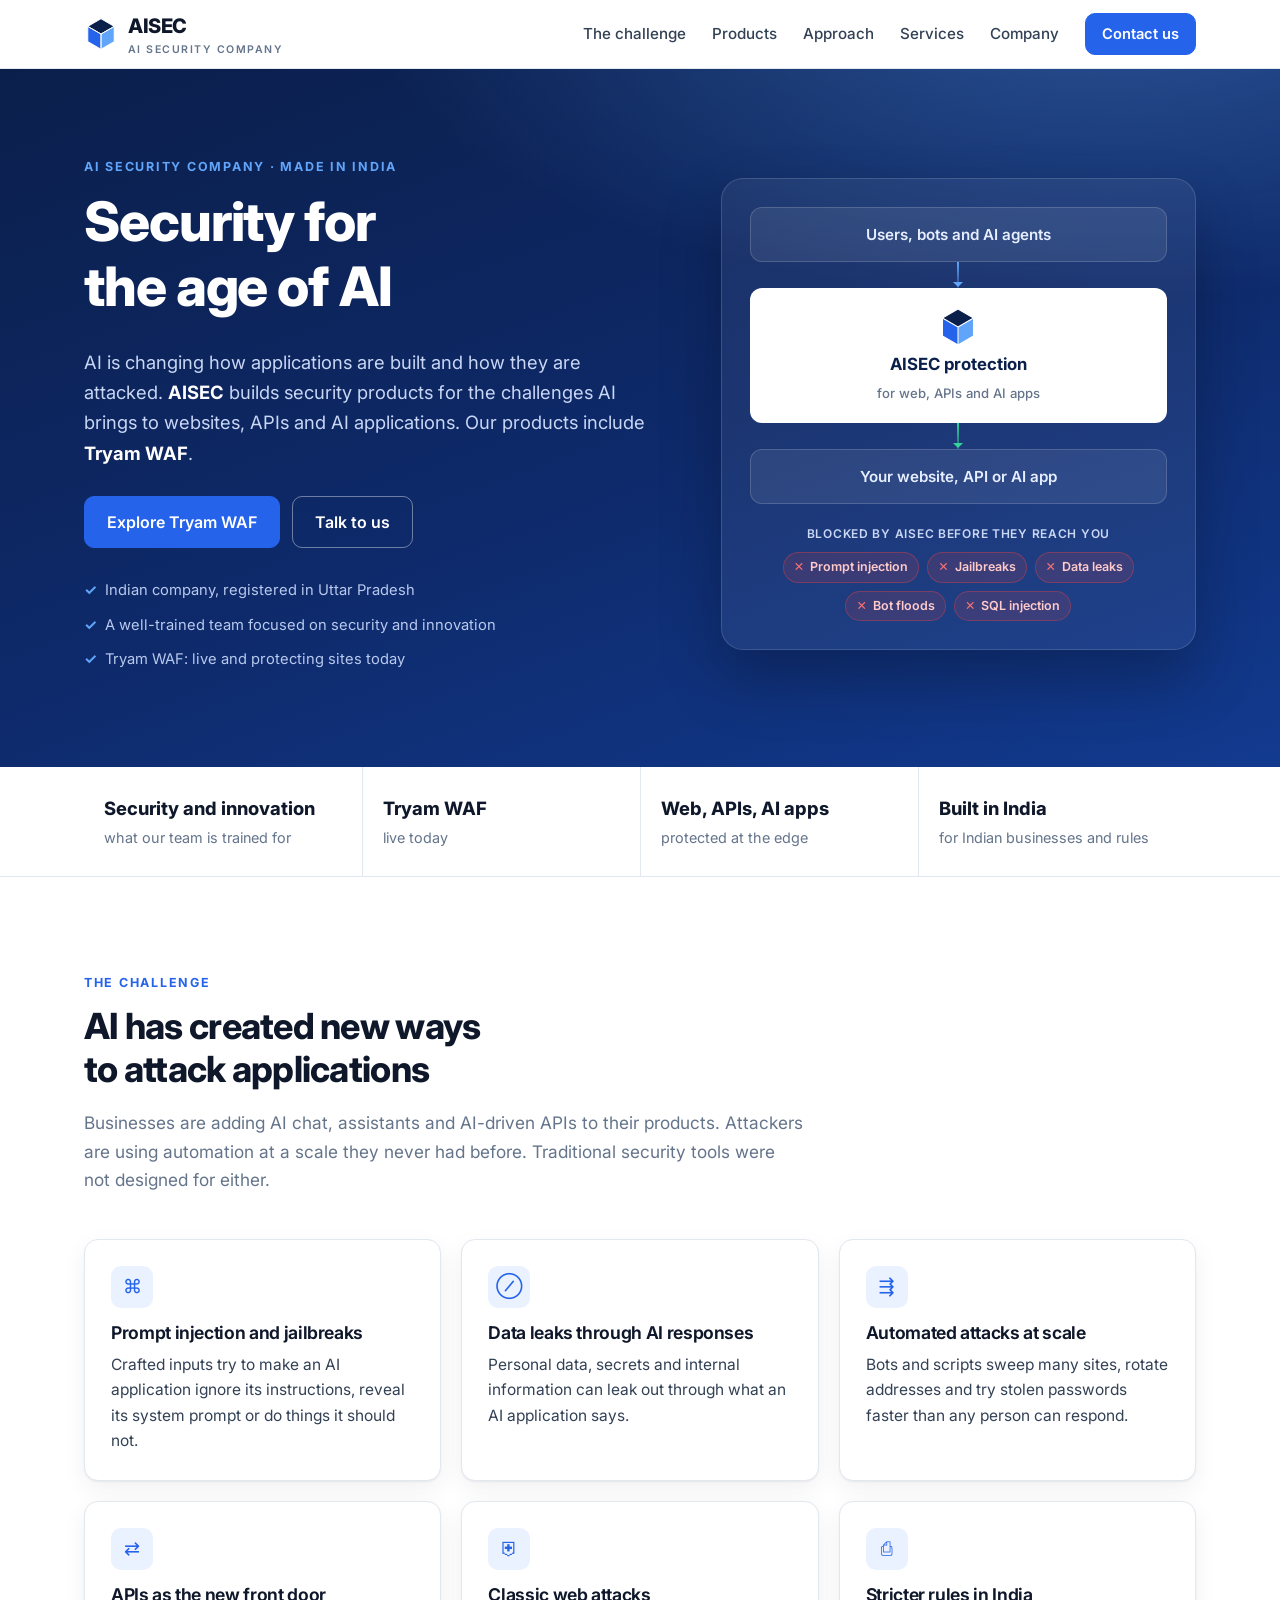
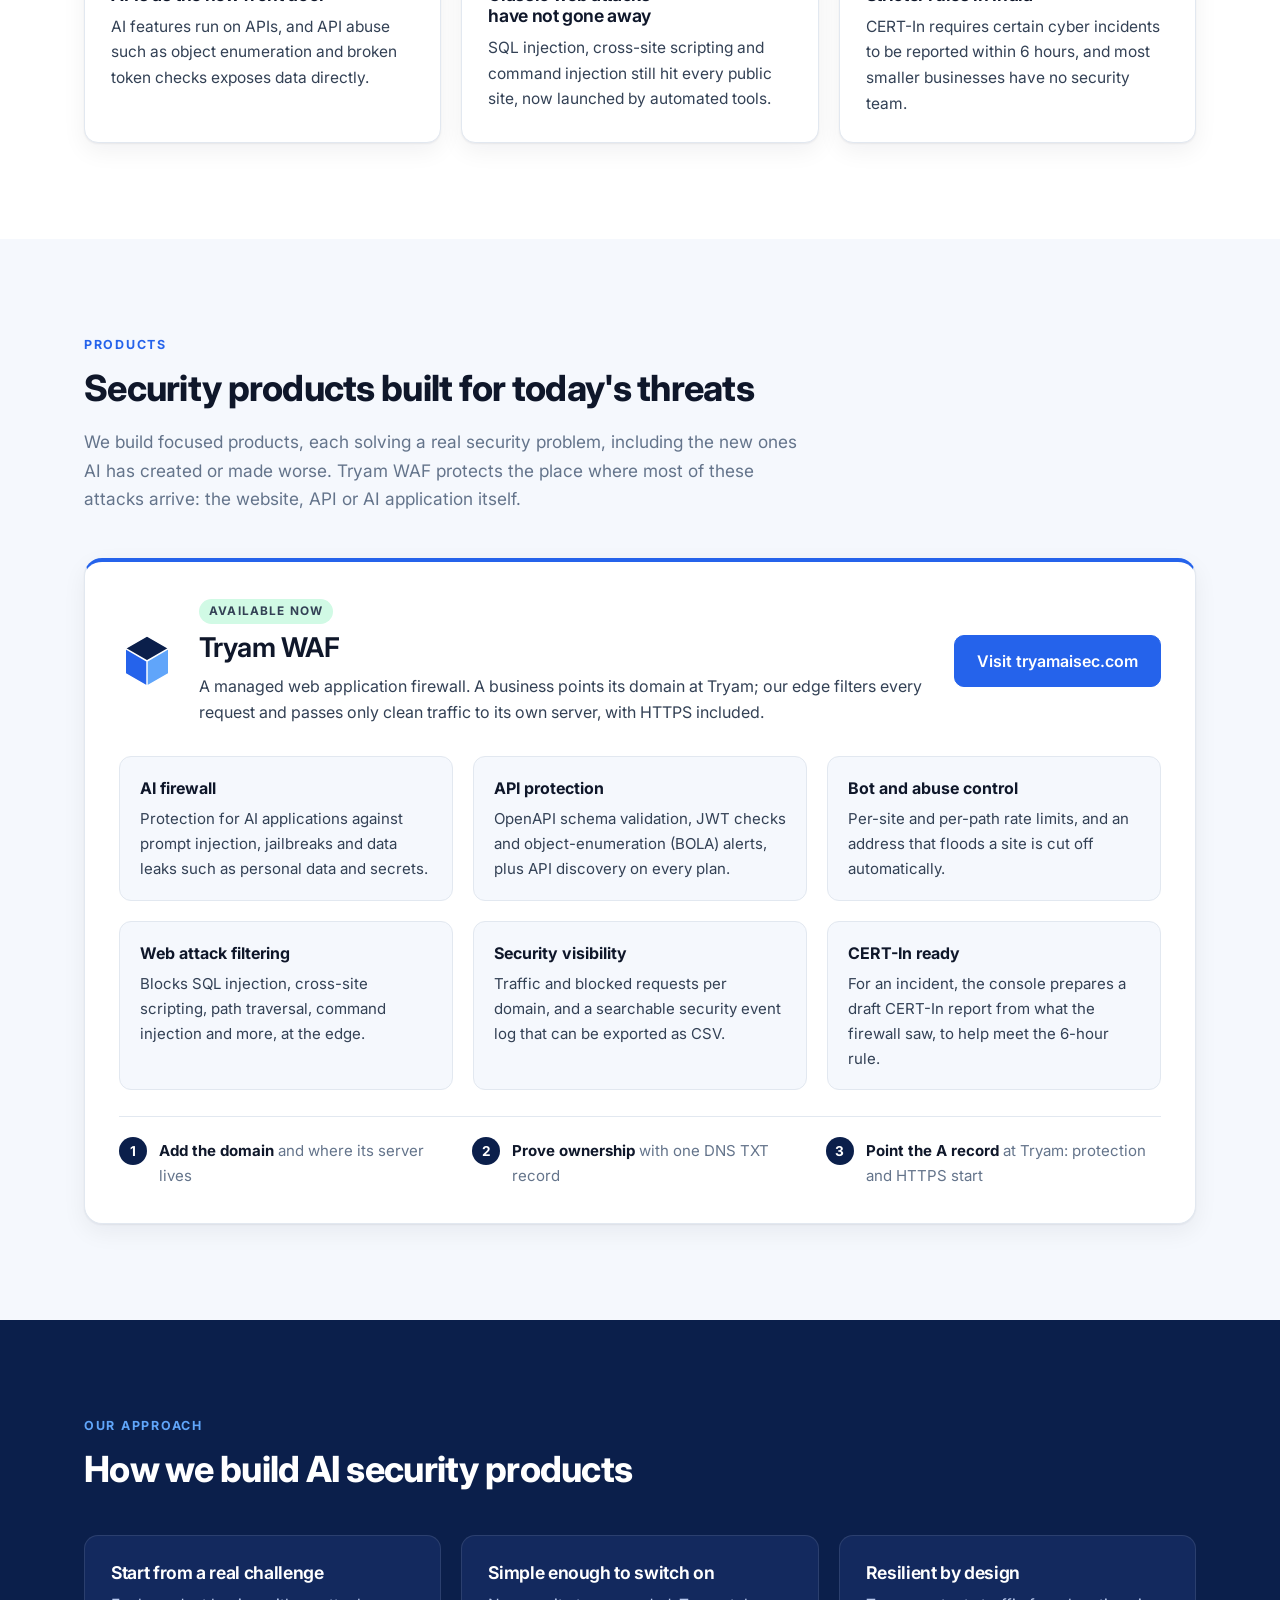
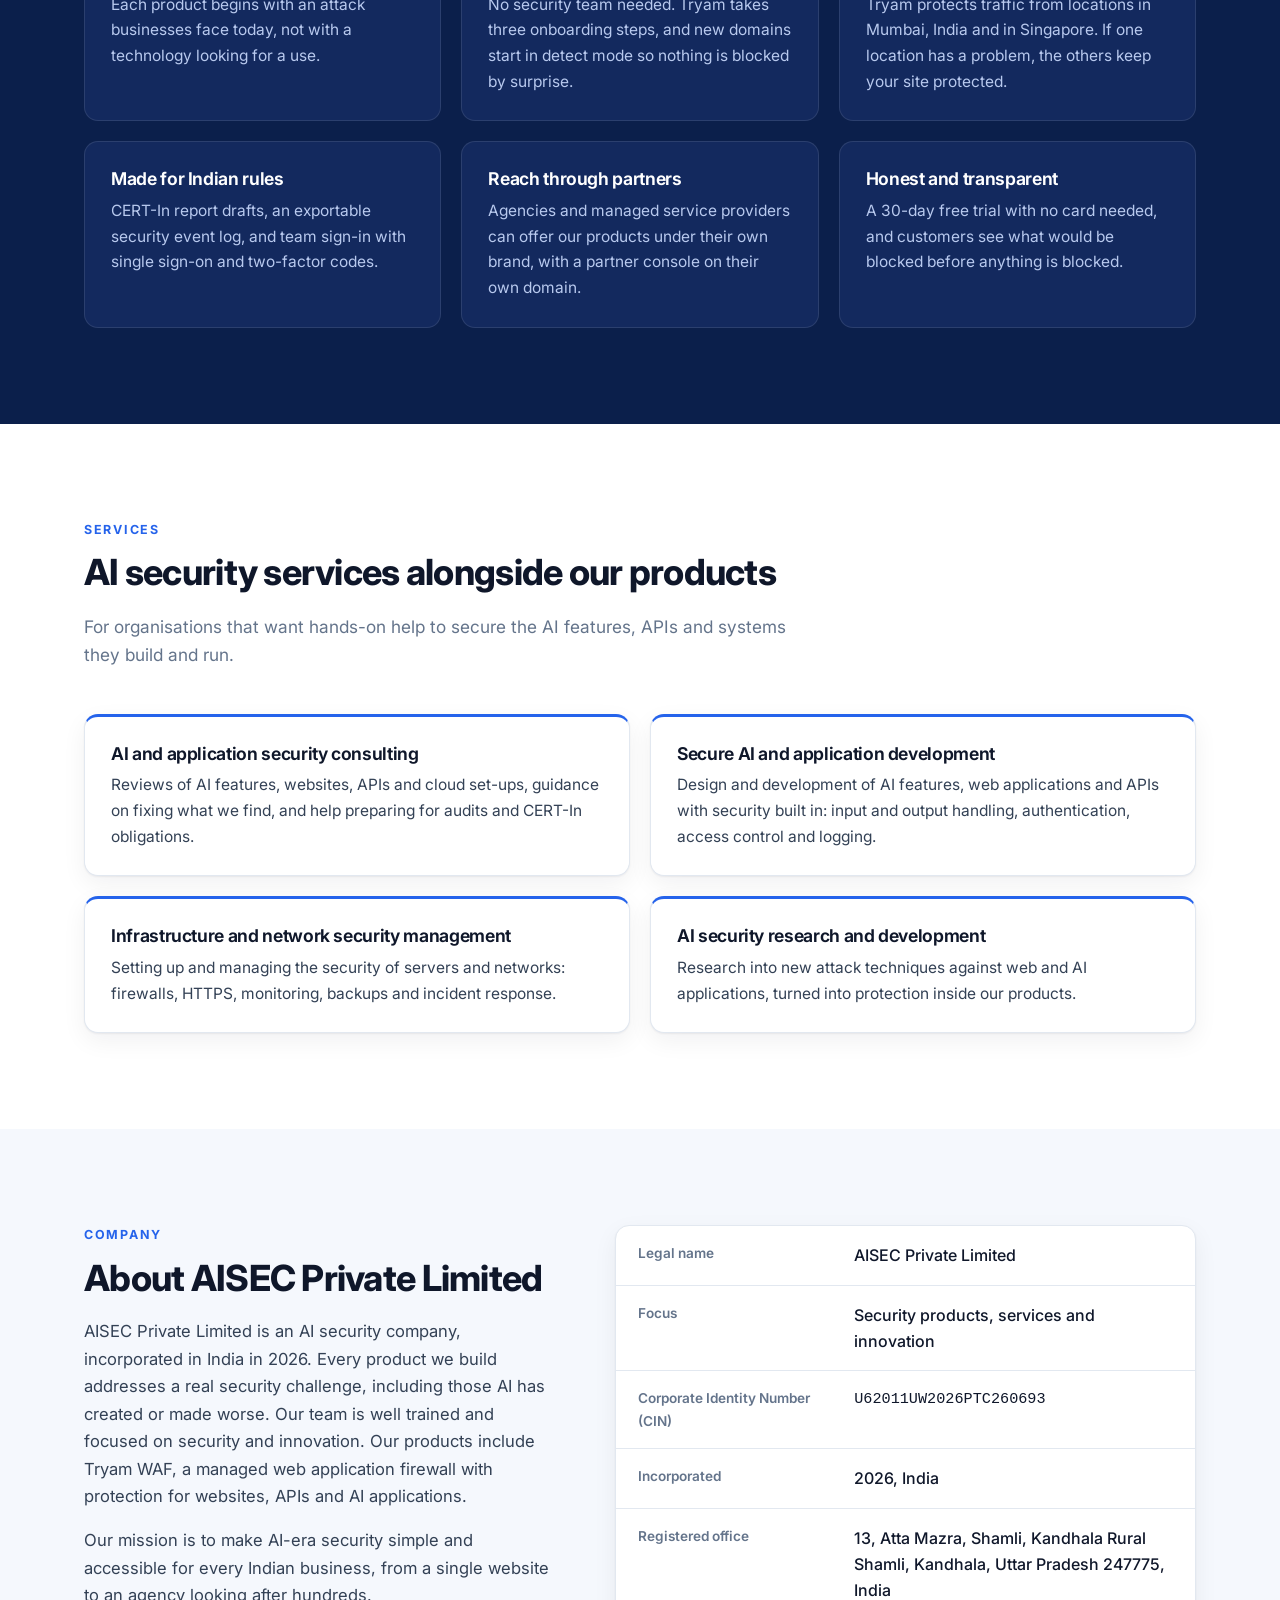
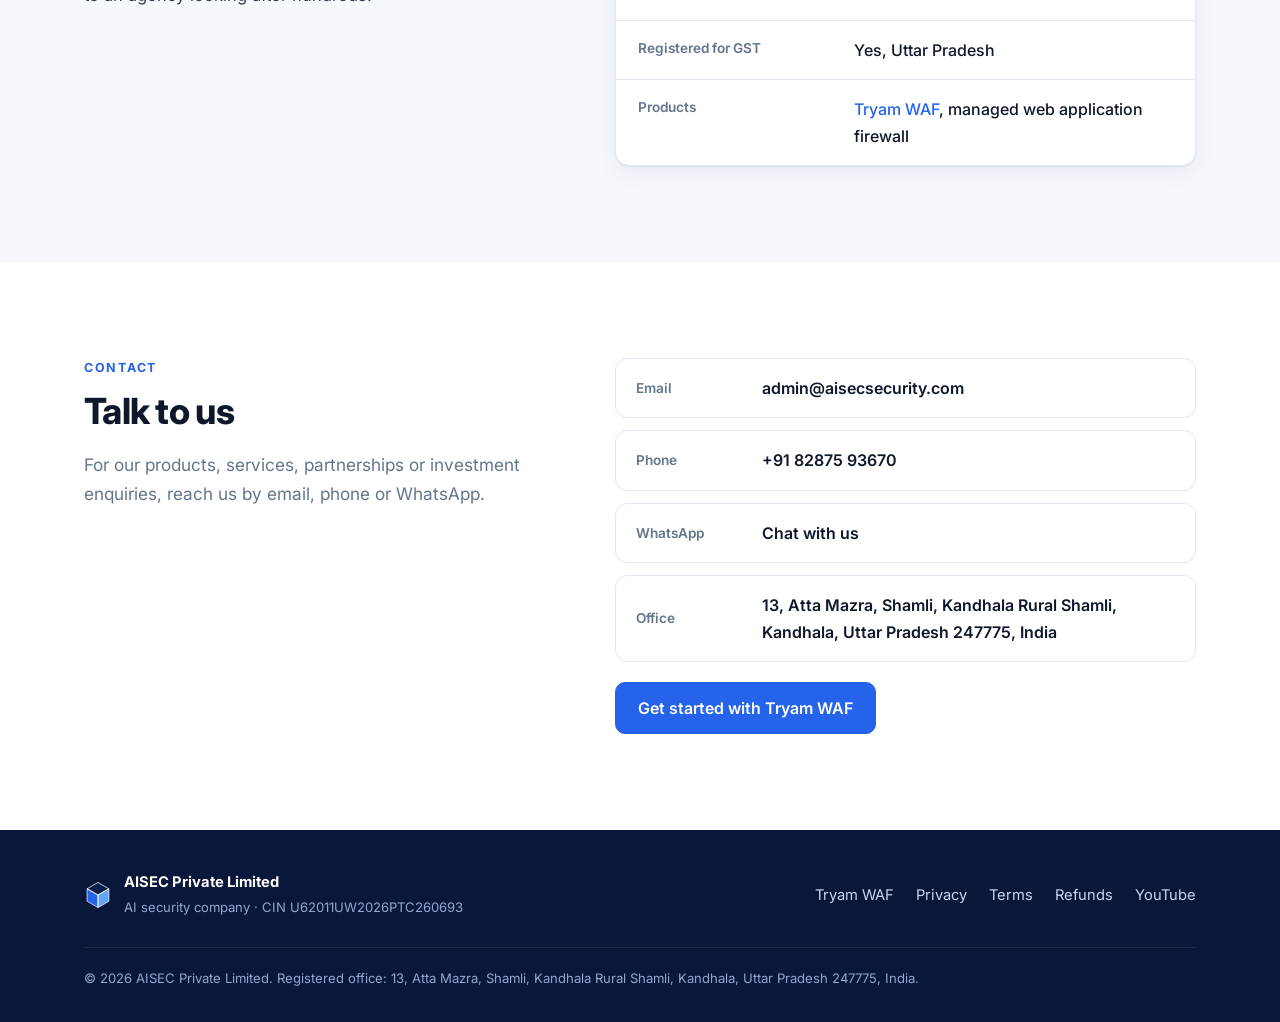
<file: index.html>
<!doctype html>
<html lang="en-IN">
<head>
<meta charset="utf-8">
<meta name="viewport" content="width=device-width, initial-scale=1">
<title>AISEC Private Limited: an AI security company from India</title>
<meta name="description" content="AISEC Private Limited is an Indian AI security company. We build products for the security challenges AI brings to websites, APIs and AI applications. Our products include Tryam WAF.">
<link rel="canonical" href="https://aisecsecurity.com/">
<meta property="og:site_name" content="AISEC Private Limited">
<meta property="og:title" content="AISEC Private Limited: an AI security company from India">
<meta property="og:description" content="We build products for the security challenges AI brings to websites, APIs and AI applications. Our products include Tryam WAF.">
<meta property="og:type" content="website">
<meta property="og:url" content="https://aisecsecurity.com/">
<meta property="og:image" content="https://aisecsecurity.com/img/og.png">
<meta name="twitter:card" content="summary_large_image">
<meta name="theme-color" content="#0b1f4b">
<link rel="icon" type="image/svg+xml" href="/img/favicon.svg">
<link rel="preconnect" href="https://fonts.googleapis.com">
<link rel="preconnect" href="https://fonts.gstatic.com" crossorigin>
<link href="https://fonts.googleapis.com/css2?family=Inter:wght@400;500;600;700;800&display=swap" rel="stylesheet">
<link rel="stylesheet" href="/styles.css">
<script type="application/ld+json">{"@context":"https://schema.org","@type":"Organization","@id":"https://aisecsecurity.com/#organization","name":"AISEC Private Limited","legalName":"AISEC Private Limited","url":"https://aisecsecurity.com/","logo":"https://aisecsecurity.com/img/logo-mark.svg","description":"AISEC Private Limited is an Indian AI security company. It builds products for the security challenges AI brings to websites, APIs and AI applications. Its products include Tryam WAF, a managed web application firewall. Its team is trained and focused on security and innovation.","knowsAbout":["AI security","Web application security","API security","Prompt injection","Bot management","Web application firewall"],"identifier":{"@type":"PropertyValue","propertyID":"CIN","value":"U62011UW2026PTC260693"},"foundingDate":"2026","telephone":"+918287593670","email":"admin@aisecsecurity.com","address":{"@type":"PostalAddress","streetAddress":"13, Atta Mazra, Shamli, Kandhala Rural Shamli","addressLocality":"Kandhala","addressRegion":"Uttar Pradesh","postalCode":"247775","addressCountry":"IN"},"brand":{"@type":"Brand","name":"Tryam","url":"https://tryamaisec.com/"},"sameAs":["https://tryamaisec.com/","https://www.youtube.com/@tryamaisec"]}</script>
</head>
<body>
<a class="skip" href="#main">Skip to content</a>
<header class="top" id="top">
  <div class="wrap top-in">
    <a class="brand" href="/" aria-label="AISEC Private Limited, home"><img src="/img/logo-mark.svg" alt="" width="34" height="34"><span>AISEC<small>AI security company</small></span></a>
    <input type="checkbox" id="nav-t" class="nav-t" aria-label="Open menu">
    <label for="nav-t" class="nav-b" aria-hidden="true"><span></span><span></span><span></span></label>
    <nav aria-label="Main">
      <a href="#challenge">The challenge</a>
      <a href="#products">Products</a>
      <a href="#approach">Approach</a>
      <a href="#services">Services</a>
      <a href="#company">Company</a>
      <a class="btn small" href="#contact">Contact us</a>
    </nav>
  </div>
</header>

<main id="main">
<section class="hero">
  <div class="wrap hero-in">
    <div class="hero-copy">
      <p class="eyebrow">AI security company · Made in India</p>
      <h1>Security for the age of AI</h1>
      <p class="lead">AI is changing how applications are built and how they are attacked. <strong>AISEC</strong> builds security products for the challenges AI brings to websites, APIs and AI applications. Our products include <strong>Tryam WAF</strong>.</p>
      <div class="cta">
        <a class="btn" href="#products">Explore Tryam WAF</a>
        <a class="btn ghost" href="#contact">Talk to us</a>
      </div>
      <ul class="hero-points">
        <li>Indian company, registered in Uttar Pradesh</li>
        <li>A well-trained team focused on security and innovation</li>
        <li>Tryam WAF: live and protecting sites today</li>
      </ul>
    </div>
    <div class="hero-art" aria-hidden="true">
      <div class="shield">
        <div class="flow">
          <div class="node in">Users, bots and AI agents</div>
          <div class="arrow"></div>
          <div class="node core"><img src="/img/logo-mark.svg" alt="" width="40" height="40"><b>AISEC protection</b><span>for web, APIs and AI apps</span></div>
          <div class="arrow ok"></div>
          <div class="node out">Your website, API or AI app</div>
        </div>
        <p class="blocked-label">Blocked by AISEC before they reach you</p>
        <div class="blocked" aria-label="Attacks AISEC blocks"><span>Prompt injection</span><span>Jailbreaks</span><span>Data leaks</span><span>Bot floods</span><span>SQL injection</span></div>
      </div>
    </div>
  </div>
</section>

<section class="band">
  <div class="wrap band-in">
    <div><b>Security and innovation</b><span>what our team is trained for</span></div>
    <div><b>Tryam WAF</b><span>live today</span></div>
    <div><b>Web, APIs, AI apps</b><span>protected at the edge</span></div>
    <div><b>Built in India</b><span>for Indian businesses and rules</span></div>
  </div>
</section>

<section class="sec" id="challenge">
  <div class="wrap">
    <div class="head">
      <p class="eyebrow">The challenge</p>
      <h2>AI has created new ways to attack applications</h2>
      <p class="sub">Businesses are adding AI chat, assistants and AI-driven APIs to their products. Attackers are using automation at a scale they never had before. Traditional security tools were not designed for either.</p>
    </div>
    <div class="grid three">
      <article class="card"><div class="ic" aria-hidden="true">⌘</div><h3>Prompt injection and jailbreaks</h3><p>Crafted inputs try to make an AI application ignore its instructions, reveal its system prompt or do things it should not.</p></article>
      <article class="card"><div class="ic" aria-hidden="true">⊘</div><h3>Data leaks through AI responses</h3><p>Personal data, secrets and internal information can leak out through what an AI application says.</p></article>
      <article class="card"><div class="ic" aria-hidden="true">⇶</div><h3>Automated attacks at scale</h3><p>Bots and scripts sweep many sites, rotate addresses and try stolen passwords faster than any person can respond.</p></article>
      <article class="card"><div class="ic" aria-hidden="true">⇄</div><h3>APIs as the new front door</h3><p>AI features run on APIs, and API abuse such as object enumeration and broken token checks exposes data directly.</p></article>
      <article class="card"><div class="ic" aria-hidden="true">⛨</div><h3>Classic web attacks have not gone away</h3><p>SQL injection, cross-site scripting and command injection still hit every public site, now launched by automated tools.</p></article>
      <article class="card"><div class="ic" aria-hidden="true">⎙</div><h3>Stricter rules in India</h3><p>CERT-In requires certain cyber incidents to be reported within 6 hours, and most smaller businesses have no security team.</p></article>
    </div>
  </div>
</section>

<section class="sec alt" id="products">
  <div class="wrap">
    <div class="head">
      <p class="eyebrow">Products</p>
      <h2>Security products built for today's threats</h2>
      <p class="sub">We build focused products, each solving a real security problem, including the new ones AI has created or made worse. Tryam WAF protects the place where most of these attacks arrive: the website, API or AI application itself.</p>
    </div>

    <article class="product">
      <div class="product-head">
        <img src="/img/logo-mark.svg" alt="" width="56" height="56">
        <div>
          <p class="tag">Available now</p>
          <h3>Tryam WAF</h3>
          <p>A managed web application firewall. A business points its domain at Tryam; our edge filters every request and passes only clean traffic to its own server, with HTTPS included.</p>
        </div>
        <a class="btn" href="https://tryamaisec.com/">Visit tryamaisec.com</a>
      </div>
      <div class="grid three">
        <div class="feat"><h4>AI firewall</h4><p>Protection for AI applications against prompt injection, jailbreaks and data leaks such as personal data and secrets.</p></div>
        <div class="feat"><h4>API protection</h4><p>OpenAPI schema validation, JWT checks and object-enumeration (BOLA) alerts, plus API discovery on every plan.</p></div>
        <div class="feat"><h4>Bot and abuse control</h4><p>Per-site and per-path rate limits, and an address that floods a site is cut off automatically.</p></div>
        <div class="feat"><h4>Web attack filtering</h4><p>Blocks SQL injection, cross-site scripting, path traversal, command injection and more, at the edge.</p></div>
        <div class="feat"><h4>Security visibility</h4><p>Traffic and blocked requests per domain, and a searchable security event log that can be exported as CSV.</p></div>
        <div class="feat"><h4>CERT-In ready</h4><p>For an incident, the console prepares a draft CERT-In report from what the firewall saw, to help meet the 6-hour rule.</p></div>
      </div>
      <ol class="mini-steps">
        <li><b>Add the domain</b> and where its server lives</li>
        <li><b>Prove ownership</b> with one DNS TXT record</li>
        <li><b>Point the A record</b> at Tryam: protection and HTTPS start</li>
      </ol>
    </article>
  </div>
</section>

<section class="sec dark" id="approach">
  <div class="wrap">
    <div class="head">
      <p class="eyebrow">Our approach</p>
      <h2>How we build AI security products</h2>
    </div>
    <div class="grid three">
      <article class="card"><h3>Start from a real challenge</h3><p>Each product begins with an attack businesses face today, not with a technology looking for a use.</p></article>
      <article class="card"><h3>Simple enough to switch on</h3><p>No security team needed. Tryam takes three onboarding steps, and new domains start in detect mode so nothing is blocked by surprise.</p></article>
      <article class="card"><h3>Resilient by design</h3><p>Tryam protects traffic from locations in Mumbai, India and in Singapore. If one location has a problem, the others keep your site protected.</p></article>
      <article class="card"><h3>Made for Indian rules</h3><p>CERT-In report drafts, an exportable security event log, and team sign-in with single sign-on and two-factor codes.</p></article>
      <article class="card"><h3>Reach through partners</h3><p>Agencies and managed service providers can offer our products under their own brand, with a partner console on their own domain.</p></article>
      <article class="card"><h3>Honest and transparent</h3><p>A 30-day free trial with no card needed, and customers see what would be blocked before anything is blocked.</p></article>
    </div>
  </div>
</section>

<section class="sec" id="services">
  <div class="wrap">
    <div class="head">
      <p class="eyebrow">Services</p>
      <h2>AI security services alongside our products</h2>
      <p class="sub">For organisations that want hands-on help to secure the AI features, APIs and systems they build and run.</p>
    </div>
    <div class="grid two-col">
      <article class="card wide"><h3>AI and application security consulting</h3><p>Reviews of AI features, websites, APIs and cloud set-ups, guidance on fixing what we find, and help preparing for audits and CERT-In obligations.</p></article>
      <article class="card wide"><h3>Secure AI and application development</h3><p>Design and development of AI features, web applications and APIs with security built in: input and output handling, authentication, access control and logging.</p></article>
      <article class="card wide"><h3>Infrastructure and network security management</h3><p>Setting up and managing the security of servers and networks: firewalls, HTTPS, monitoring, backups and incident response.</p></article>
      <article class="card wide"><h3>AI security research and development</h3><p>Research into new attack techniques against web and AI applications, turned into protection inside our products.</p></article>
    </div>
  </div>
</section>

<section class="sec alt" id="company">
  <div class="wrap two">
    <div>
      <p class="eyebrow">Company</p>
      <h2>About AISEC Private Limited</h2>
      <div class="prose">
        <p>AISEC Private Limited is an AI security company, incorporated in India in 2026. Every product we build addresses a real security challenge, including those AI has created or made worse. Our team is well trained and focused on security and innovation. Our products include Tryam WAF, a managed web application firewall with protection for websites, APIs and AI applications.</p>
        <p>Our mission is to make AI-era security simple and accessible for every Indian business, from a single website to an agency looking after hundreds.</p>
      </div>
    </div>
    <dl class="facts">
      <div><dt>Legal name</dt><dd>AISEC Private Limited</dd></div>
      <div><dt>Focus</dt><dd>Security products, services and innovation</dd></div>
      <div><dt>Corporate Identity Number (CIN)</dt><dd class="mono">U62011UW2026PTC260693</dd></div>
      <div><dt>Incorporated</dt><dd>2026, India</dd></div>
      <div><dt>Registered office</dt><dd>13, Atta Mazra, Shamli, Kandhala Rural Shamli, Kandhala, Uttar Pradesh 247775, India</dd></div>
      <div><dt>Registered for GST</dt><dd>Yes, Uttar Pradesh</dd></div>
      <div><dt>Products</dt><dd><a href="https://tryamaisec.com/">Tryam WAF</a>, managed web application firewall</dd></div>
    </dl>
  </div>
</section>

<section class="sec" id="contact">
  <div class="wrap two">
    <div>
      <p class="eyebrow">Contact</p>
      <h2>Talk to us</h2>
      <p class="sub">For our products, services, partnerships or investment enquiries, reach us by email, phone or WhatsApp.</p>
    </div>
    <div class="contact">
      <a class="c-row" href="mailto:admin@aisecsecurity.com"><span>Email</span><b>admin@aisecsecurity.com</b></a>
      <a class="c-row" href="tel:+918287593670"><span>Phone</span><b>+91 82875 93670</b></a>
      <a class="c-row" href="https://wa.me/918287593670" rel="noopener"><span>WhatsApp</span><b>Chat with us</b></a>
      <div class="c-row"><span>Office</span><b>13, Atta Mazra, Shamli, Kandhala Rural Shamli, Kandhala, Uttar Pradesh 247775, India</b></div>
      <a class="btn" href="https://tryamaisec.com/get-started">Get started with Tryam WAF</a>
    </div>
  </div>
</section>
</main>

<footer class="foot">
  <div class="wrap foot-in">
    <div class="foot-brand"><img src="/img/logo-mark.svg" alt="" width="28" height="28"><div><b>AISEC Private Limited</b><span>AI security company · CIN U62011UW2026PTC260693</span></div></div>
    <nav aria-label="Footer">
      <a href="https://tryamaisec.com/">Tryam WAF</a>
      <a href="https://tryamaisec.com/privacy">Privacy</a>
      <a href="https://tryamaisec.com/terms">Terms</a>
      <a href="https://tryamaisec.com/refunds">Refunds</a>
      <a href="https://www.youtube.com/@tryamaisec" rel="noopener">YouTube</a>
    </nav>
    <p class="legal">© 2026 AISEC Private Limited. Registered office: 13, Atta Mazra, Shamli, Kandhala Rural Shamli, Kandhala, Uttar Pradesh 247775, India.</p>
  </div>
</footer>
<script>document.querySelectorAll('.top nav a').forEach(a=>a.addEventListener('click',()=>{document.getElementById('nav-t').checked=false}))</script>
</body>
</html>
</file>
<file: styles.css>
:root{
  --navy:#0b1f4b;--navy-2:#13295e;--blue:#2563eb;--blue-2:#1d4ed8;--sky:#60a5fa;
  --ink:#0f172a;--text:#334155;--muted:#64748b;--line:#e2e8f0;--bg:#ffffff;--soft:#f5f8fd;
  --radius:14px;--shadow:0 1px 2px rgba(15,23,42,.06),0 8px 24px rgba(15,23,42,.06);
}
*{box-sizing:border-box}
html{scroll-behavior:smooth;scroll-padding-top:76px}
body{margin:0;font:16px/1.65 Inter,system-ui,-apple-system,"Segoe UI",Roboto,Arial,sans-serif;color:var(--text);background:var(--bg);-webkit-font-smoothing:antialiased}
img{max-width:100%;display:block}
a{color:var(--blue);text-decoration:none}
a:hover{text-decoration:underline}
h1,h2,h3{color:var(--ink);line-height:1.2;letter-spacing:-.02em;margin:0 0 .5em;text-wrap:balance}
h1{font-size:clamp(2.1rem,4.6vw,3.4rem);font-weight:800}
h2{font-size:clamp(1.6rem,3vw,2.25rem);font-weight:750}
h3{font-size:1.1rem;font-weight:650}
p{margin:0 0 1em}
.wrap{max-width:1160px;margin:0 auto;padding:0 24px}
.skip{position:absolute;left:-999px;top:8px;background:#fff;padding:8px 12px;border-radius:8px;z-index:100}
.skip:focus{left:8px}
.mono{font-family:ui-monospace,SFMono-Regular,Menlo,Consolas,monospace;font-size:.95em}

/* buttons */
.btn{display:inline-flex;align-items:center;justify-content:center;gap:8px;background:var(--blue);color:#fff;font-weight:600;padding:12px 22px;border-radius:10px;border:1px solid var(--blue);transition:background .15s,transform .15s}
.btn:hover{background:var(--blue-2);text-decoration:none;transform:translateY(-1px)}
.btn.ghost{background:transparent;color:#fff;border-color:rgba(255,255,255,.4)}
.btn.ghost:hover{background:rgba(255,255,255,.1)}
.btn.small{padding:8px 16px;font-size:.92rem}

/* header */
.top{position:sticky;top:0;z-index:50;background:rgba(255,255,255,.92);backdrop-filter:saturate(1.4) blur(10px);border-bottom:1px solid var(--line)}
.top-in{display:flex;align-items:center;justify-content:space-between;height:68px}
.brand{display:flex;align-items:center;gap:10px;color:var(--ink);font-weight:800;font-size:1.25rem;letter-spacing:-.02em}
.brand:hover{text-decoration:none}
.brand small{display:block;font-size:.66rem;font-weight:600;letter-spacing:.14em;text-transform:uppercase;color:var(--muted);margin-top:-2px}
.top nav{display:flex;align-items:center;gap:26px}
.top nav a:not(.btn){color:var(--text);font-weight:500;font-size:.95rem}
.top nav a:not(.btn):hover{color:var(--blue);text-decoration:none}
.nav-t,.nav-b{display:none}

/* hero */
.hero{background:radial-gradient(1200px 500px at 85% -10%,rgba(96,165,250,.35),transparent 60%),linear-gradient(160deg,var(--navy) 0%,#0e2a6b 55%,#123a8f 100%);color:#dbe6ff;padding:88px 0 96px}
.hero-in{display:grid;grid-template-columns:1.1fr .9fr;gap:56px;align-items:center}
.hero h1{color:#fff}
.hero .lead{font-size:1.15rem;color:#c9d7f5;max-width:600px}
.hero .lead strong{color:#fff}
.eyebrow{font-size:.78rem;font-weight:700;letter-spacing:.14em;text-transform:uppercase;color:var(--blue);margin-bottom:.9em}
.hero .eyebrow{color:var(--sky)}
.cta{display:flex;flex-wrap:wrap;gap:12px;margin:28px 0 30px}
.hero-points{list-style:none;padding:0;margin:0;display:flex;flex-wrap:wrap;gap:10px 22px;font-size:.92rem;color:#b8c9ee}
.hero-points li::before{content:"✓";color:var(--sky);font-weight:700;margin-right:8px}
.shield{background:rgba(255,255,255,.06);border:1px solid rgba(255,255,255,.14);border-radius:22px;padding:28px;box-shadow:0 30px 60px rgba(0,0,0,.25)}
.flow{display:flex;flex-direction:column;align-items:stretch;gap:0}
.node{background:rgba(255,255,255,.08);border:1px solid rgba(255,255,255,.16);border-radius:12px;padding:14px 16px;text-align:center;color:#e6eeff;font-weight:600;font-size:.95rem}
.node.core{background:#fff;color:var(--navy);display:flex;flex-direction:column;align-items:center;gap:4px;padding:18px}
.node.core b{font-size:1.05rem}
.node.core span{font-size:.82rem;color:var(--muted);font-weight:500}
.arrow{width:2px;height:26px;margin:0 auto;background:linear-gradient(var(--sky),rgba(96,165,250,.2));position:relative}
.arrow::after{content:"";position:absolute;bottom:-4px;left:-4px;border:5px solid transparent;border-top-color:var(--sky)}
.arrow.ok{background:linear-gradient(#34d399,rgba(52,211,153,.3))}
.arrow.ok::after{border-top-color:#34d399}
.blocked-label{margin:20px 0 8px;text-align:center;font-size:.75rem;font-weight:600;letter-spacing:.06em;text-transform:uppercase;color:#c9d7f5}
.blocked{display:flex;flex-wrap:wrap;gap:8px;justify-content:center}
.blocked span{font-size:.78rem;font-weight:600;color:#fecaca;background:rgba(239,68,68,.14);border:1px solid rgba(239,68,68,.35);padding:4px 10px;border-radius:999px}
.blocked span::before{content:"\2715";margin-right:6px;color:#f87171;font-weight:700}

/* band */
.band{background:#fff;border-bottom:1px solid var(--line)}
.band-in{display:grid;grid-template-columns:repeat(4,1fr);gap:0}
.band-in>div{padding:26px 20px;border-left:1px solid var(--line)}
.band-in>div:first-child{border-left:0}
.band b{display:block;color:var(--ink);font-size:1.15rem;font-weight:750}
.band span{font-size:.9rem;color:var(--muted)}

/* sections */
.sec{padding:96px 0}
.sec.alt{background:var(--soft)}
.sec.dark{background:var(--navy);color:#c9d7f5}
.sec.dark h2,.sec.dark h3{color:#fff}
.sec.dark .eyebrow{color:var(--sky)}
.sec.dark .card{background:var(--navy-2);border-color:rgba(255,255,255,.1);box-shadow:none}
.sec.dark .card p{color:#b8c9ee}
.head{max-width:720px;margin-bottom:44px}
.sub{font-size:1.08rem;color:var(--muted)}
.two{display:grid;grid-template-columns:.9fr 1.1fr;gap:56px;align-items:start}
.prose p{font-size:1.04rem}
.grid{display:grid;gap:20px}
.grid.three{grid-template-columns:repeat(3,1fr)}
.grid.two-col{grid-template-columns:repeat(2,1fr)}
.card{background:#fff;border:1px solid var(--line);border-radius:var(--radius);padding:26px;box-shadow:var(--shadow)}
.card p{margin:0;color:var(--text);font-size:.97rem}
.card .ic{width:42px;height:42px;border-radius:10px;display:grid;place-items:center;background:#eaf1ff;color:var(--blue);font-size:1.2rem;margin-bottom:14px}
.card.wide{border-top:3px solid var(--blue)}

/* steps */
.steps{margin-top:48px;background:#fff;border:1px solid var(--line);border-radius:var(--radius);padding:32px;box-shadow:var(--shadow);display:grid;grid-template-columns:auto 1fr auto;gap:28px;align-items:center}
.steps h3{margin:0;max-width:150px}
.steps ol{list-style:none;counter-reset:s;margin:0;padding:0;display:grid;grid-template-columns:repeat(3,1fr);gap:20px}
.steps li{counter-increment:s;position:relative;padding-left:44px}
.steps li::before{content:counter(s);position:absolute;left:0;top:0;width:32px;height:32px;border-radius:50%;background:var(--navy);color:#fff;display:grid;place-items:center;font-weight:700;font-size:.9rem}
.steps li b{display:block;color:var(--ink)}
.steps li span{font-size:.92rem;color:var(--muted)}

/* company facts */
.facts{margin:0;background:#fff;border:1px solid var(--line);border-radius:var(--radius);box-shadow:var(--shadow);overflow:hidden}
.facts>div{display:grid;grid-template-columns:200px 1fr;gap:16px;padding:16px 22px;border-top:1px solid var(--line)}
.facts>div:first-child{border-top:0}
.facts dt{font-size:.85rem;color:var(--muted);font-weight:600}
.facts dd{margin:0;color:var(--ink);font-weight:500}

/* contact */
.contact{display:flex;flex-direction:column;gap:12px}
.c-row{display:grid;grid-template-columns:110px 1fr;gap:16px;align-items:center;background:#fff;border:1px solid var(--line);border-radius:12px;padding:16px 20px;color:var(--ink)}
a.c-row:hover{border-color:var(--blue);text-decoration:none}
.c-row span{font-size:.85rem;color:var(--muted);font-weight:600}
.c-row b{font-weight:600}
.contact .btn{align-self:flex-start;margin-top:8px}

/* footer */
.foot{background:#08173a;color:#93a6cf;padding:40px 0 32px;font-size:.92rem}
.foot-in{display:grid;grid-template-columns:1fr auto;gap:20px 40px;align-items:center}
.foot-brand{display:flex;align-items:center;gap:12px}
.foot-brand b{display:block;color:#fff}
.foot-brand span{font-size:.82rem}
.foot nav{display:flex;flex-wrap:wrap;gap:22px}
.foot nav a{color:#c9d7f5}
.foot .legal{grid-column:1/-1;margin:8px 0 0;padding-top:20px;border-top:1px solid rgba(255,255,255,.08);font-size:.82rem}

/* responsive */
@media (max-width:980px){
  .hero-in,.two{grid-template-columns:1fr;gap:40px}
  .grid.three{grid-template-columns:repeat(2,1fr)}
  .band-in{grid-template-columns:repeat(2,1fr)}
  .band-in>div:nth-child(3){border-left:0}
  .band-in>div:nth-child(n+3){border-top:1px solid var(--line)}
  .steps{grid-template-columns:1fr}
  .steps h3{max-width:none}
}
@media (max-width:720px){
  .wrap{padding:0 16px}
  .sec{padding:64px 0}
  .hero{padding:56px 0 64px}
  .grid.three,.grid.two-col,.steps ol{grid-template-columns:1fr}
  .facts>div,.c-row{grid-template-columns:1fr;gap:2px}
  .foot-in{grid-template-columns:1fr}
  .nav-b{display:flex;flex-direction:column;gap:5px;cursor:pointer;padding:8px}
  .nav-b span{width:22px;height:2px;background:var(--ink);border-radius:2px}
  .top nav{display:none;position:absolute;top:68px;left:0;right:0;background:#fff;border-bottom:1px solid var(--line);flex-direction:column;align-items:stretch;gap:0;padding:8px 16px 16px}
  .top nav a:not(.btn){padding:12px 0;border-bottom:1px solid var(--line)}
  .top nav .btn{margin-top:12px}
  .nav-t:checked~nav{display:flex}
}
@media (prefers-reduced-motion:reduce){html{scroll-behavior:auto}.btn{transition:none}}

/* product */
.product{background:#fff;border:1px solid var(--line);border-radius:18px;box-shadow:var(--shadow);padding:34px;border-top:4px solid var(--blue)}
.product-head{display:grid;grid-template-columns:auto 1fr auto;gap:24px;align-items:center;margin-bottom:30px}
.product-head h3{font-size:1.7rem;margin:0 0 .3em}
.product-head p{margin:0;color:var(--text)}
.tag{display:inline-block;font-size:.74rem;font-weight:700;letter-spacing:.1em;text-transform:uppercase;color:#047857;background:#d1fae5;border-radius:999px;padding:3px 10px;margin-bottom:8px!important}
.feat{padding:18px 20px;border-radius:12px;background:var(--soft);border:1px solid var(--line)}
.feat h4{margin:0 0 6px;color:var(--ink);font-size:1rem}
.feat p{margin:0;font-size:.94rem}
.mini-steps{list-style:none;counter-reset:s;margin:26px 0 0;padding:22px 0 0;border-top:1px solid var(--line);display:grid;grid-template-columns:repeat(3,1fr);gap:18px;font-size:.94rem;color:var(--muted)}
.mini-steps li{counter-increment:s;position:relative;padding-left:40px}
.mini-steps li::before{content:counter(s);position:absolute;left:0;top:-2px;width:28px;height:28px;border-radius:50%;background:var(--navy);color:#fff;display:grid;place-items:center;font-weight:700;font-size:.85rem}
.mini-steps b{color:var(--ink)}
@media (max-width:980px){.product-head{grid-template-columns:auto 1fr}.product-head .btn{grid-column:1/-1;justify-self:start}}
@media (max-width:720px){.product{padding:22px}.product-head{grid-template-columns:1fr}.mini-steps{grid-template-columns:1fr}}
</file>
